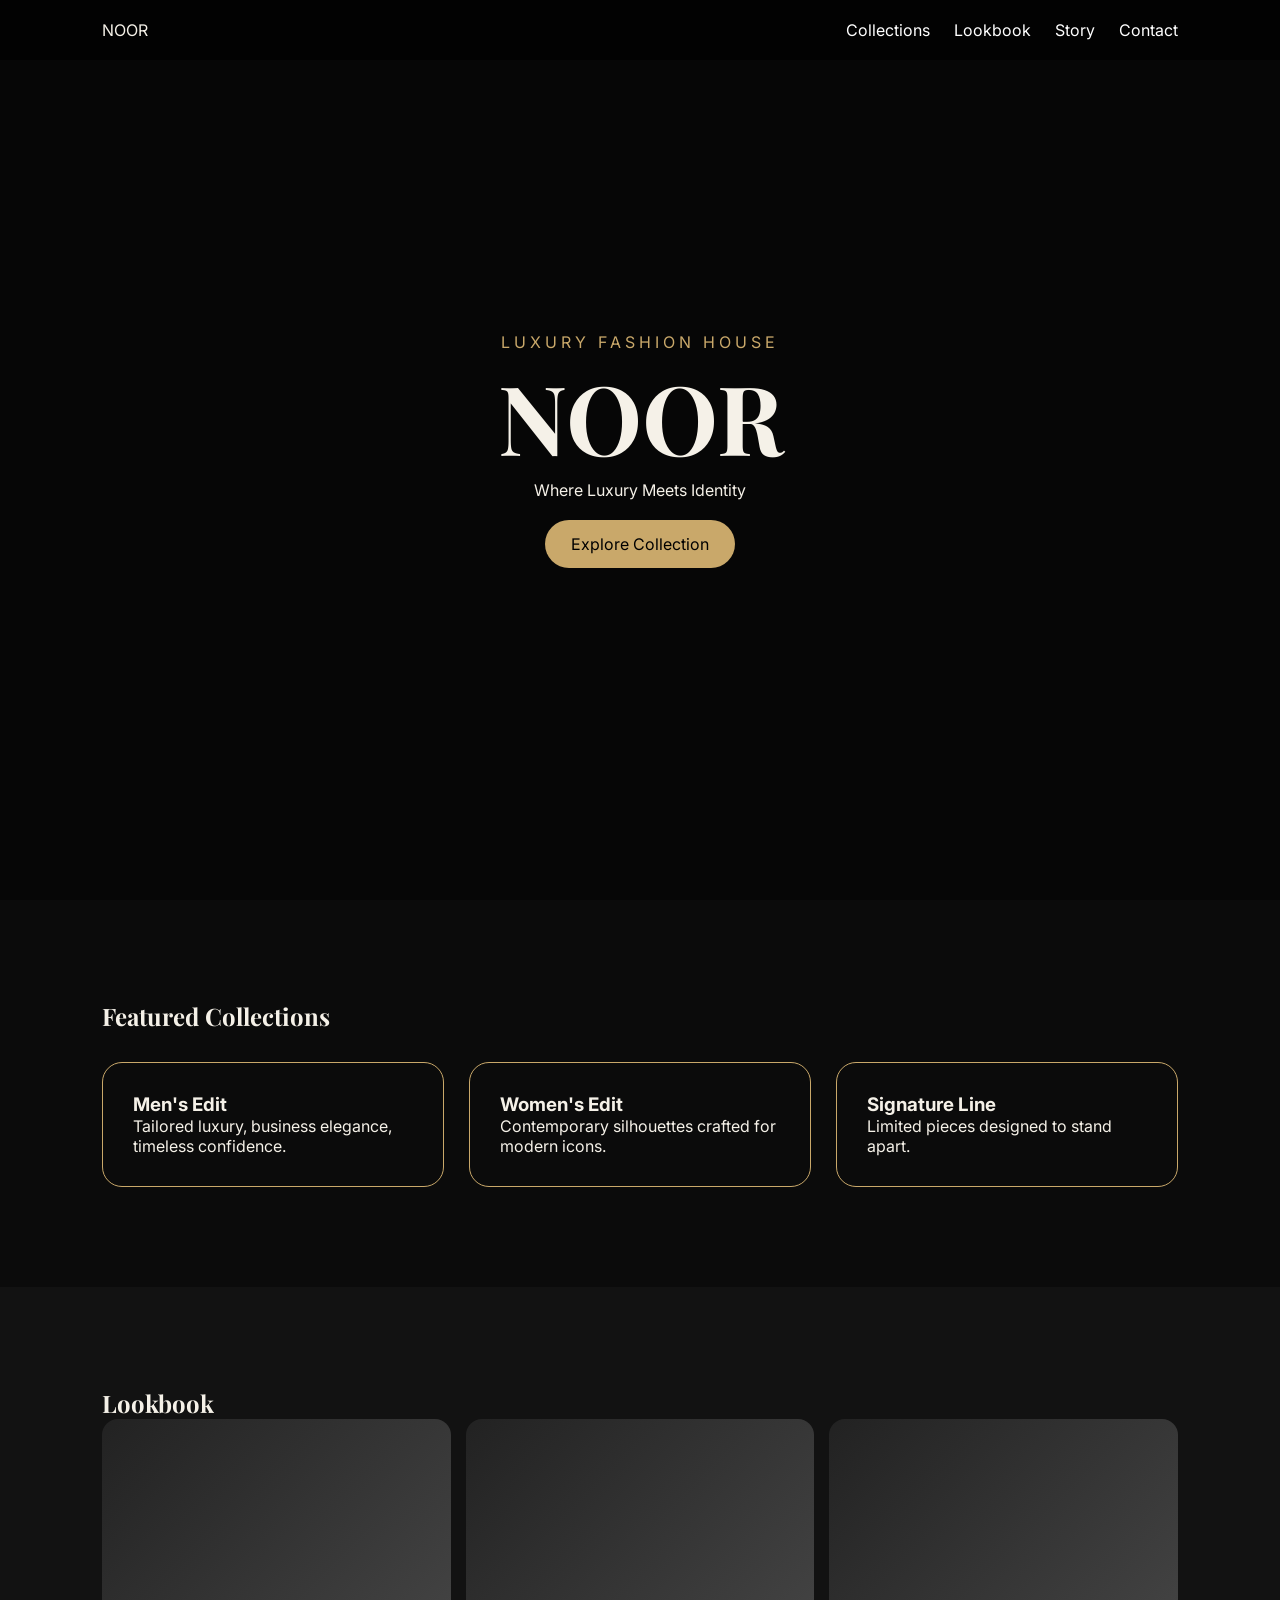
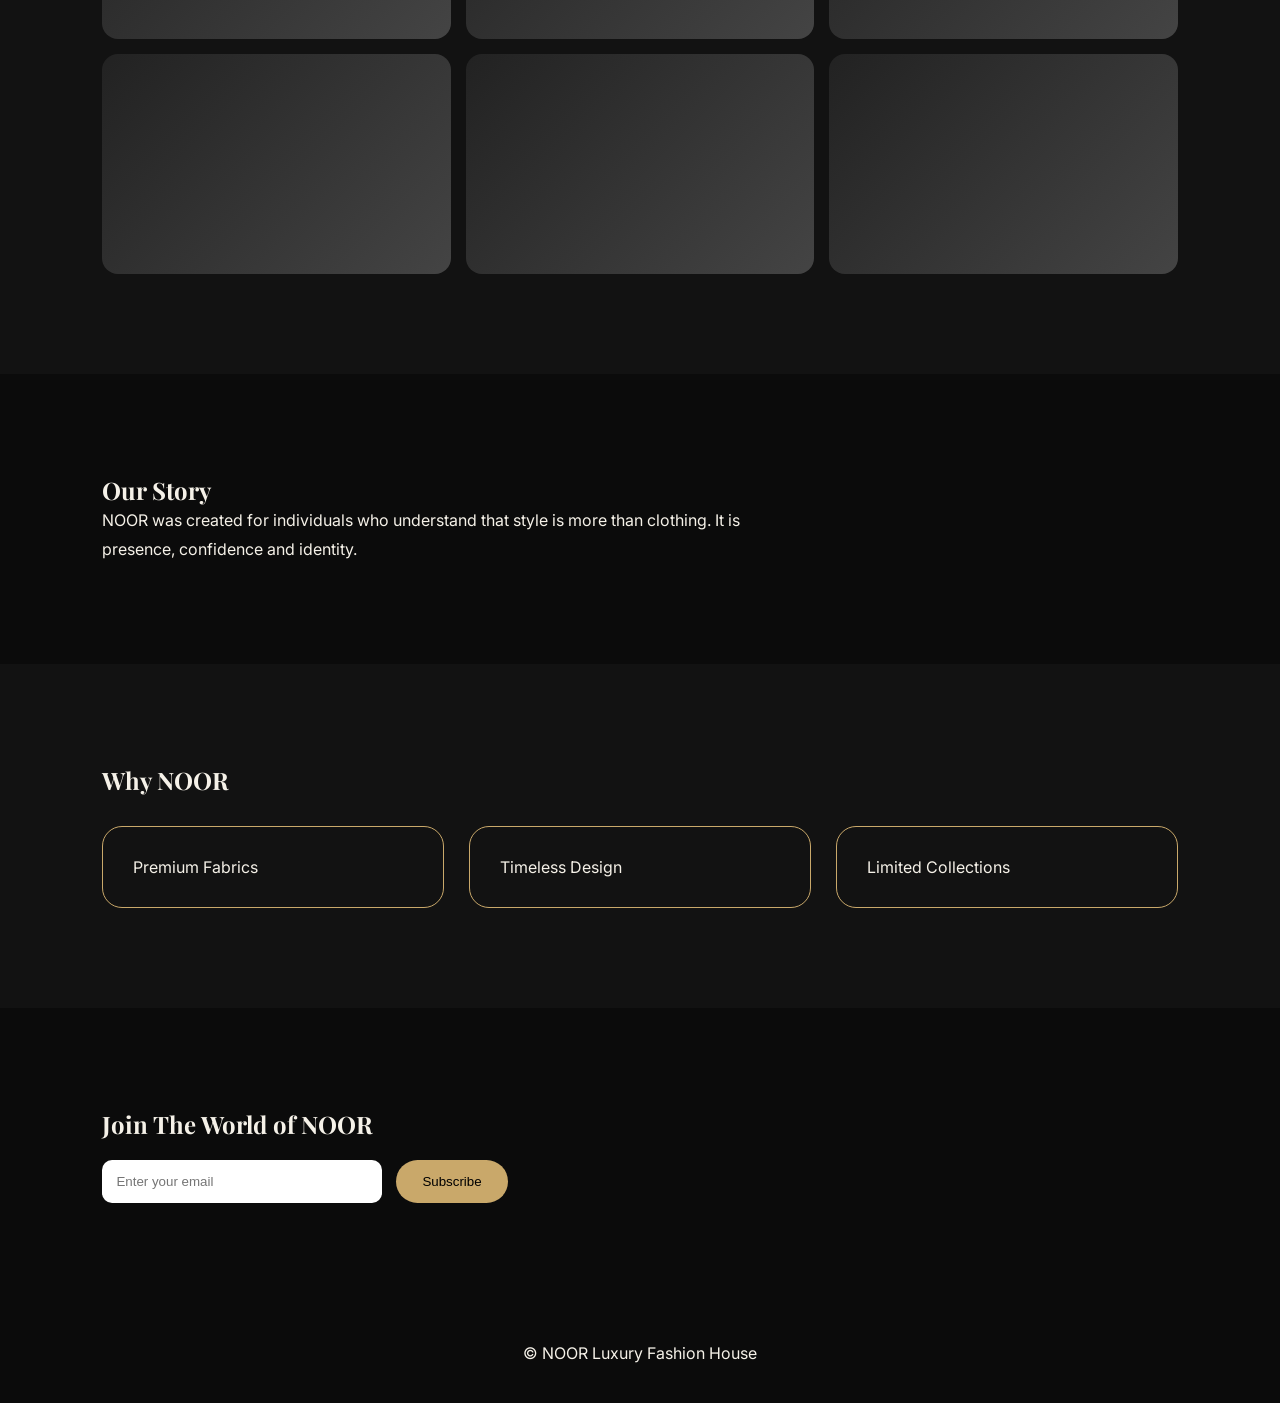
<file: index.html>
<!DOCTYPE html>
<html lang="en">
<head>
<meta charset="UTF-8">
<meta name="viewport" content="width=device-width, initial-scale=1.0">
<title>NOOR | Luxury Fashion House</title>
<link href="https://fonts.googleapis.com/css2?family=Playfair+Display:wght@500;700&family=Inter:wght@300;400;600&display=swap" rel="stylesheet">
<link rel="stylesheet" href="style.css">
</head>
<body>
<nav class="nav">
<div class="logo">NOOR</div>
<div class="links">
<a href="#collections">Collections</a>
<a href="#lookbook">Lookbook</a>
<a href="#story">Story</a>
<a href="#contact">Contact</a>
</div>
</nav>

<header class="hero">
<div class="overlay">
<p class="tag">LUXURY FASHION HOUSE</p>
<h1>NOOR</h1>
<p>Where Luxury Meets Identity</p>
<a class="btn" href="#collections">Explore Collection</a>
</div>
</header>

<section id="collections" class="section">
<h2>Featured Collections</h2>
<div class="grid">
<div class="card"><h3>Men's Edit</h3><p>Tailored luxury, business elegance, timeless confidence.</p></div>
<div class="card"><h3>Women's Edit</h3><p>Contemporary silhouettes crafted for modern icons.</p></div>
<div class="card"><h3>Signature Line</h3><p>Limited pieces designed to stand apart.</p></div>
</div>
</section>

<section id="lookbook" class="section dark">
<h2>Lookbook</h2>
<div class="gallery">
<div></div><div></div><div></div><div></div><div></div><div></div>
</div>
</section>

<section id="story" class="section">
<h2>Our Story</h2>
<p class="story">NOOR was created for individuals who understand that style is more than clothing. It is presence, confidence and identity.</p>
</section>

<section class="section dark">
<h2>Why NOOR</h2>
<div class="grid">
<div class="card">Premium Fabrics</div>
<div class="card">Timeless Design</div>
<div class="card">Limited Collections</div>
</div>
</section>

<section id="contact" class="section">
<h2>Join The World of NOOR</h2>
<input placeholder="Enter your email">
<button class="btn">Subscribe</button>
</section>

<footer>© NOOR Luxury Fashion House</footer>
<script src="script.js"></script>
</body>
</html>
</file>
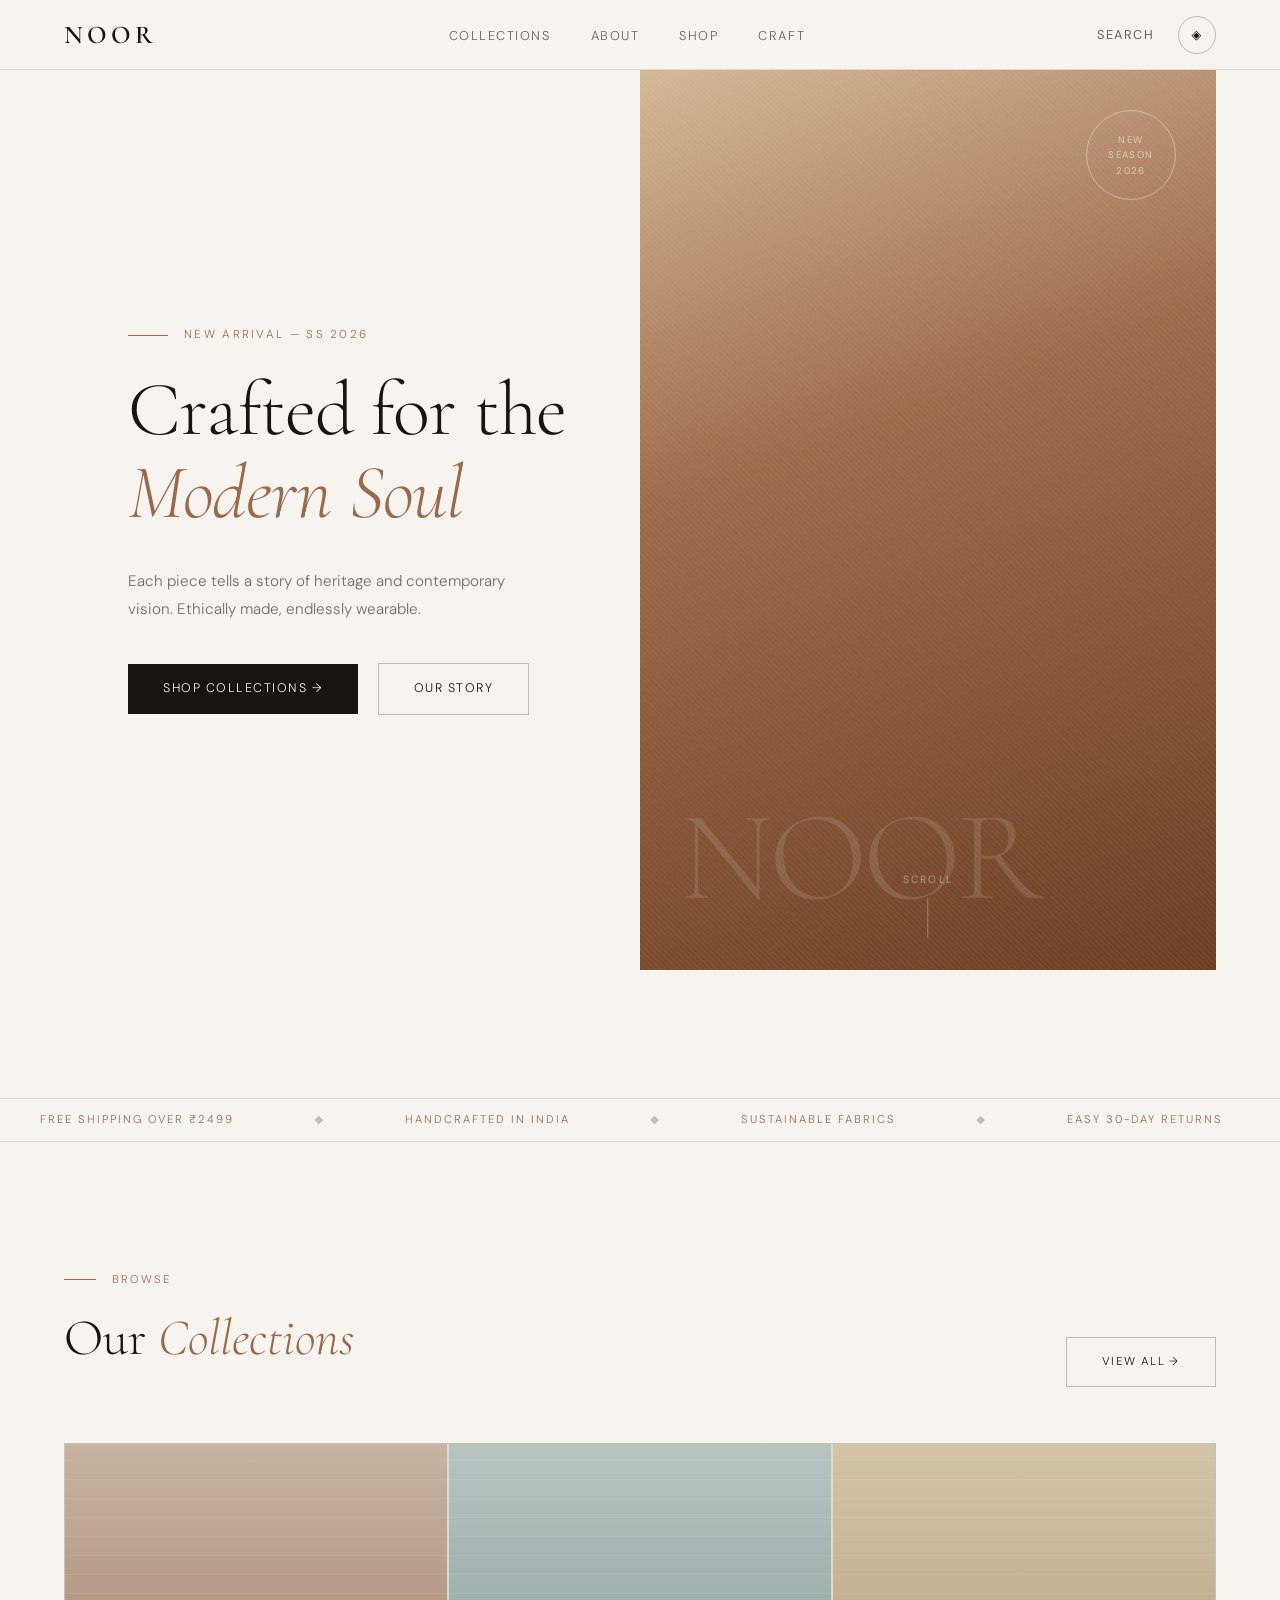
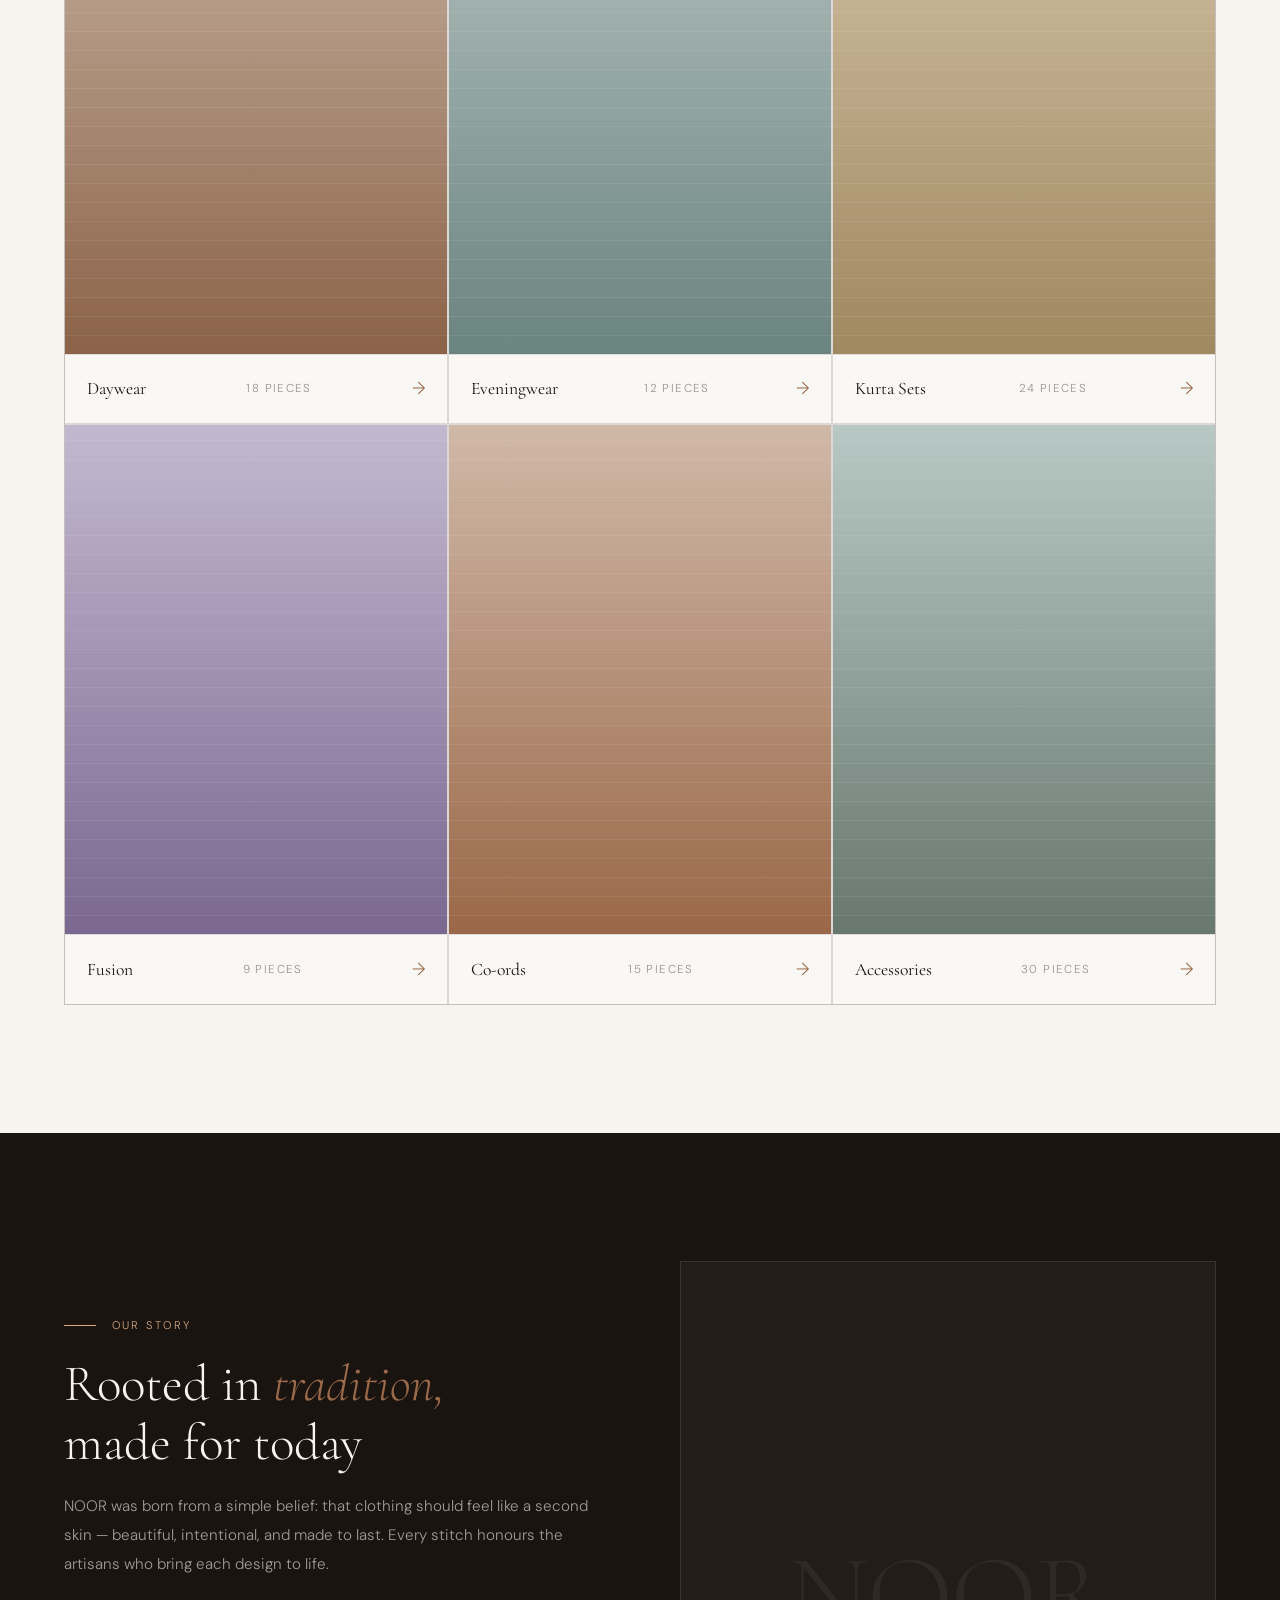
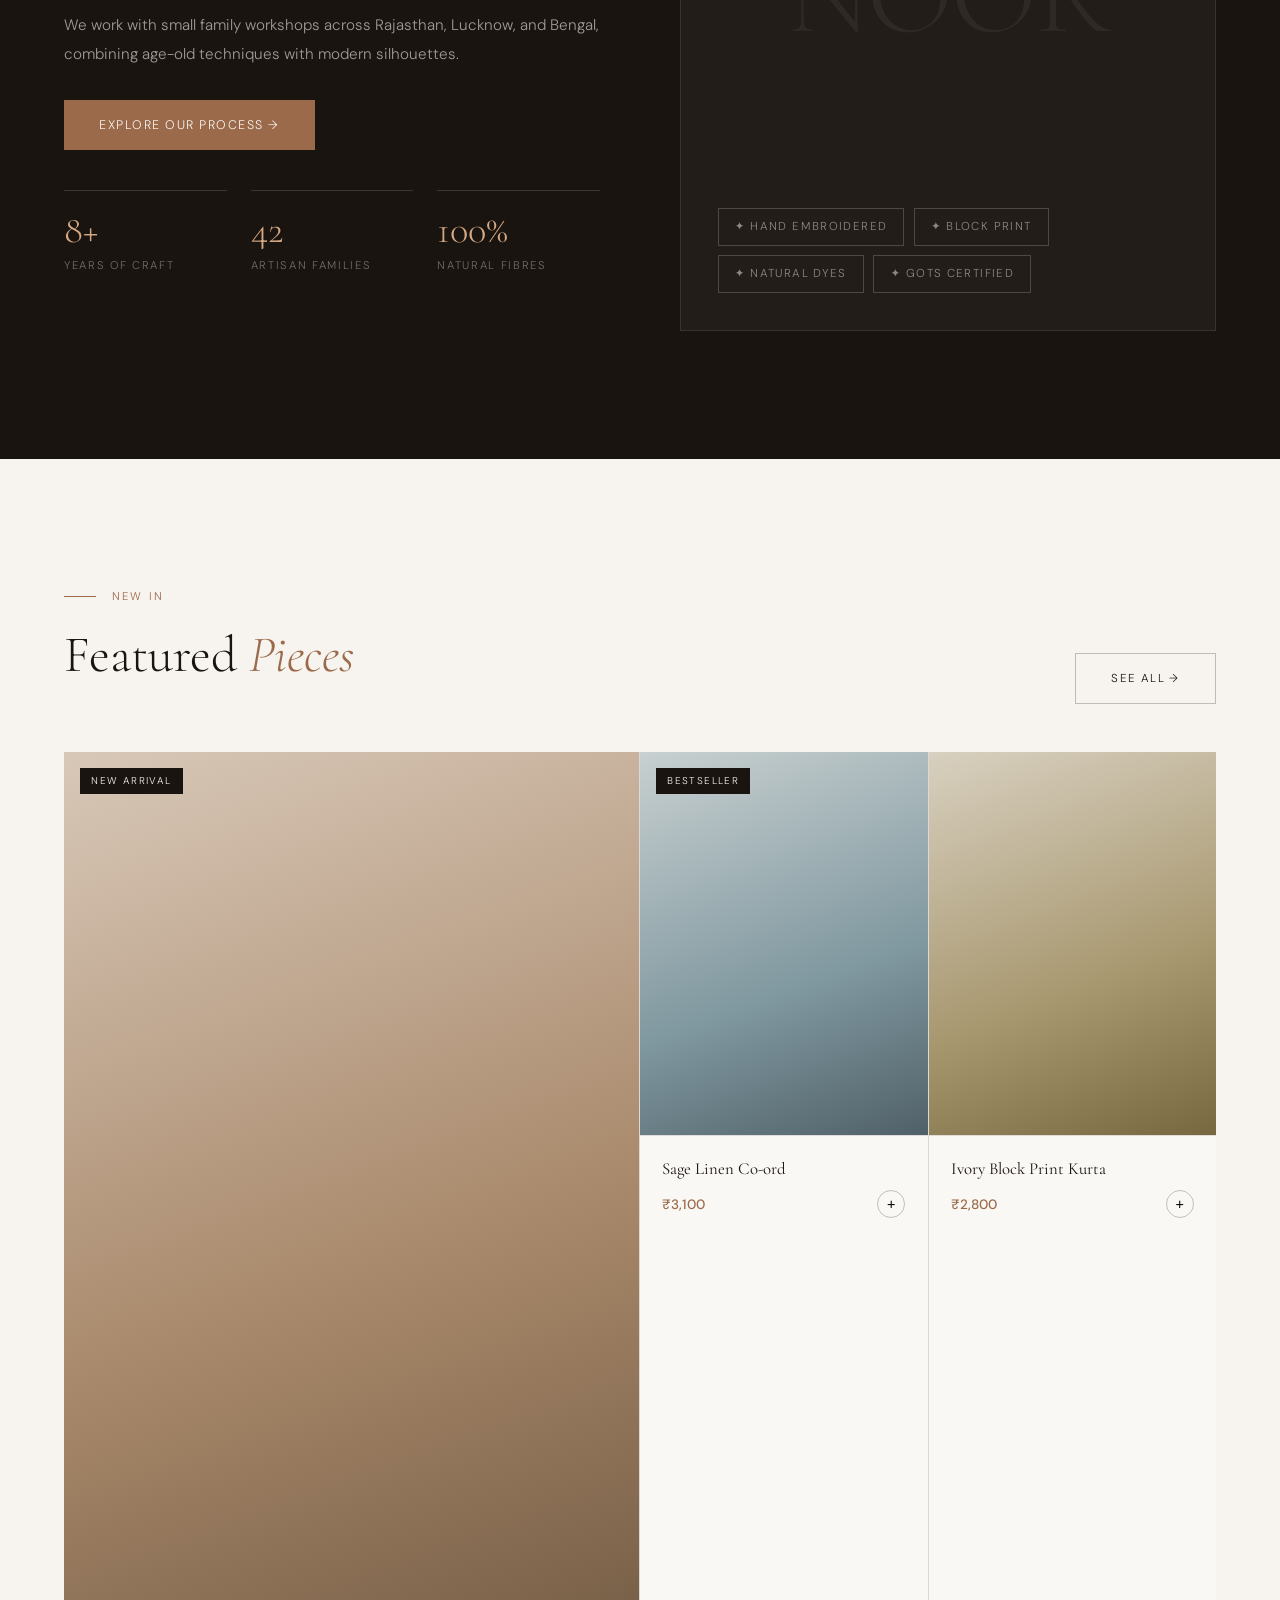
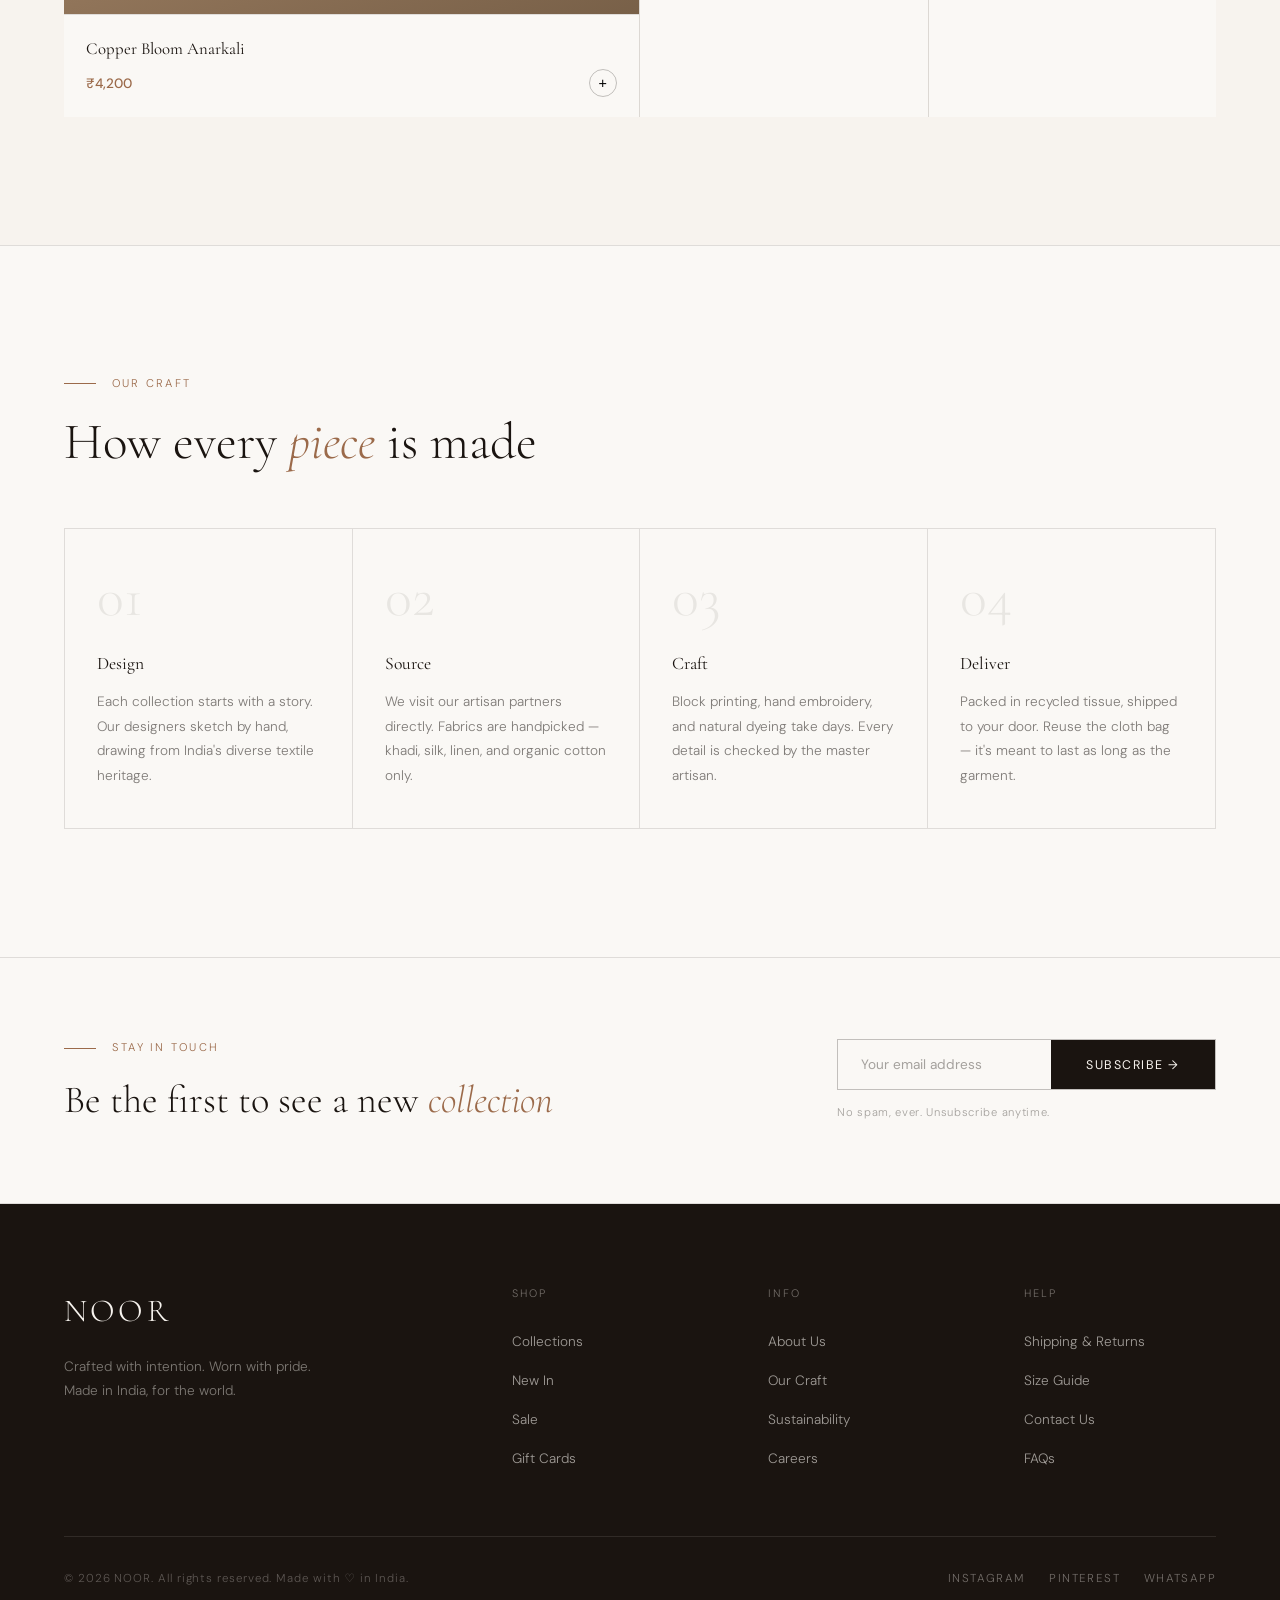
<file: clothing_brand_website.html>
<!DOCTYPE html>
<html lang="en">
<head>
<meta charset="UTF-8" />
<meta name="viewport" content="width=device-width, initial-scale=1.0" />
<title>NOOR — Clothing Brand</title>
<link rel="preconnect" href="https://fonts.googleapis.com" />
<link rel="preconnect" href="https://fonts.gstatic.com" crossorigin />
<link href="https://fonts.googleapis.com/css2?family=Cormorant+Garamond:ital,wght@0,300;0,400;0,600;1,300;1,400&family=DM+Sans:wght@300;400;500&display=swap" rel="stylesheet" />
<style>
  *, *::before, *::after { margin: 0; padding: 0; box-sizing: border-box; }

  :root {
    --cream: #F7F3EE;
    --ink: #1A1410;
    --dust: #B8A898;
    --copper: #9B6A4A;
    --copper-light: #D4A882;
    --copper-dark: #6B3E22;
    --off-white: #FAF8F5;
    --border: rgba(26,20,16,0.12);
    --border-strong: rgba(26,20,16,0.25);
    --section-gap: clamp(5rem, 10vw, 9rem);
    --font-display: 'Cormorant Garamond', Georgia, serif;
    --font-body: 'DM Sans', system-ui, sans-serif;
  }

  html { scroll-behavior: smooth; font-size: 16px; }
  body { background: var(--cream); color: var(--ink); font-family: var(--font-body); font-weight: 300; line-height: 1.7; overflow-x: hidden; }

  /* NAV */
  nav {
    position: fixed; top: 0; left: 0; right: 0; z-index: 100;
    display: flex; align-items: center; justify-content: space-between;
    padding: 0 clamp(1.5rem, 5vw, 4rem);
    height: 70px;
    background: rgba(247,243,238,0.92);
    backdrop-filter: blur(12px);
    border-bottom: 0.5px solid var(--border);
    transition: background 0.3s;
  }
  .nav-logo {
    font-family: var(--font-display);
    font-size: 1.6rem;
    font-weight: 600;
    letter-spacing: 0.15em;
    color: var(--ink);
    text-decoration: none;
  }
  .nav-links { display: flex; gap: 2.5rem; list-style: none; }
  .nav-links a {
    font-size: 0.8rem;
    letter-spacing: 0.12em;
    text-transform: uppercase;
    color: var(--ink);
    text-decoration: none;
    opacity: 0.65;
    transition: opacity 0.2s;
  }
  .nav-links a:hover { opacity: 1; }
  .nav-actions { display: flex; gap: 1.5rem; align-items: center; }
  .nav-actions button {
    background: none; border: none; cursor: pointer;
    font-size: 0.8rem; letter-spacing: 0.1em; text-transform: uppercase;
    color: var(--ink); opacity: 0.65; transition: opacity 0.2s; font-family: var(--font-body);
  }
  .nav-actions button:hover { opacity: 1; }
  .btn-cart {
    width: 38px; height: 38px; border-radius: 50%;
    border: 0.5px solid var(--border-strong) !important;
    display: flex; align-items: center; justify-content: center;
    opacity: 1 !important;
    transition: background 0.2s !important;
  }
  .btn-cart:hover { background: rgba(26,20,16,0.06) !important; }
  .hamburger { display: none; flex-direction: column; gap: 5px; cursor: pointer; background: none; border: none; }
  .hamburger span { width: 22px; height: 1px; background: var(--ink); transition: all 0.3s; }

  /* HERO */
  .hero {
    min-height: 100dvh; padding-top: 70px;
    display: grid; grid-template-columns: 1fr 1fr;
    align-items: center;
  }
  .hero-text {
    padding: clamp(3rem, 8vw, 7rem) clamp(1.5rem, 5vw, 5rem);
    padding-right: 3rem;
  }
  .hero-eyebrow {
    font-size: 0.72rem; letter-spacing: 0.2em; text-transform: uppercase;
    color: var(--copper); margin-bottom: 1.5rem; display: flex; align-items: center; gap: 1rem;
  }
  .hero-eyebrow::before { content: ''; display: block; width: 2.5rem; height: 0.5px; background: var(--copper); }
  .hero-title {
    font-family: var(--font-display);
    font-size: clamp(3.2rem, 6vw, 5.5rem);
    font-weight: 300;
    line-height: 1.08;
    letter-spacing: -0.01em;
    margin-bottom: 2rem;
    color: var(--ink);
  }
  .hero-title em { font-style: italic; color: var(--copper); }
  .hero-desc {
    font-size: 0.95rem;
    color: rgba(26,20,16,0.6);
    max-width: 38ch;
    margin-bottom: 2.5rem;
    line-height: 1.85;
  }
  .hero-cta-row { display: flex; gap: 1.2rem; align-items: center; flex-wrap: wrap; }
  .btn-primary {
    background: var(--ink); color: var(--cream);
    border: none; cursor: pointer;
    padding: 0.9rem 2.2rem;
    font-family: var(--font-body); font-size: 0.78rem;
    letter-spacing: 0.12em; text-transform: uppercase;
    transition: background 0.25s, transform 0.15s;
    text-decoration: none; display: inline-flex; align-items: center; gap: 0.6rem;
  }
  .btn-primary:hover { background: var(--copper-dark); transform: translateY(-1px); }
  .btn-ghost {
    background: none; color: var(--ink);
    border: 0.5px solid var(--border-strong); cursor: pointer;
    padding: 0.9rem 2.2rem;
    font-family: var(--font-body); font-size: 0.78rem;
    letter-spacing: 0.12em; text-transform: uppercase;
    transition: background 0.2s; text-decoration: none;
    display: inline-flex; align-items: center;
  }
  .btn-ghost:hover { background: rgba(26,20,16,0.05); }
  .hero-image {
    height: 100dvh; position: relative; overflow: hidden;
    background: var(--copper-light);
  }
  .hero-image-bg {
    position: absolute; inset: 0;
    background: linear-gradient(160deg, #D4B896 0%, #9B6A4A 40%, #6B3E22 100%);
  }
  .hero-image-overlay {
    position: absolute; inset: 0;
    background: repeating-linear-gradient(
      45deg,
      transparent,
      transparent 2px,
      rgba(255,255,255,0.03) 2px,
      rgba(255,255,255,0.03) 4px
    );
  }
  .hero-image-text {
    position: absolute; bottom: 3rem; left: 2.5rem;
    font-family: var(--font-display); font-size: 8rem; font-weight: 300;
    color: rgba(247,243,238,0.12); line-height: 1; letter-spacing: -0.03em;
    user-select: none;
  }
  .hero-badge {
    position: absolute; top: 2.5rem; right: 2.5rem;
    width: 90px; height: 90px; border-radius: 50%;
    border: 0.5px solid rgba(247,243,238,0.4);
    display: flex; align-items: center; justify-content: center;
    text-align: center;
  }
  .hero-badge span {
    font-size: 0.6rem; letter-spacing: 0.15em; text-transform: uppercase;
    color: rgba(247,243,238,0.7); line-height: 1.6;
  }
  .hero-scroll {
    position: absolute; bottom: 2rem; left: 50%; transform: translateX(-50%);
    display: flex; flex-direction: column; align-items: center; gap: 0.6rem;
  }
  .hero-scroll span { font-size: 0.65rem; letter-spacing: 0.2em; text-transform: uppercase; color: rgba(247,243,238,0.5); }
  .scroll-line { width: 0.5px; height: 2.5rem; background: rgba(247,243,238,0.3); animation: scrollPulse 2s ease-in-out infinite; }
  @keyframes scrollPulse { 0%,100% { opacity: 0.3; transform: scaleY(1); } 50% { opacity: 0.8; transform: scaleY(0.7); } }

  /* TICKER */
  .ticker { border-top: 0.5px solid var(--border); border-bottom: 0.5px solid var(--border); overflow: hidden; height: 44px; display: flex; align-items: center; }
  .ticker-track { display: flex; gap: 0; animation: tickerScroll 28s linear infinite; white-space: nowrap; }
  .ticker-item { font-size: 0.7rem; letter-spacing: 0.18em; text-transform: uppercase; color: var(--copper); padding: 0 2.5rem; }
  .ticker-dot { color: var(--border-strong); }
  @keyframes tickerScroll { 0% { transform: translateX(0); } 100% { transform: translateX(-50%); } }

  /* SECTION COMMON */
  section { padding: var(--section-gap) clamp(1.5rem, 5vw, 5rem); }
  .section-label {
    font-size: 0.7rem; letter-spacing: 0.2em; text-transform: uppercase;
    color: var(--copper); margin-bottom: 1.25rem; display: flex; align-items: center; gap: 1rem;
  }
  .section-label::before { content: ''; display: block; width: 2rem; height: 0.5px; background: var(--copper); }
  .section-title {
    font-family: var(--font-display);
    font-size: clamp(2.2rem, 4vw, 3.6rem);
    font-weight: 300; line-height: 1.15;
    margin-bottom: 1.2rem;
  }
  .section-title em { font-style: italic; color: var(--copper); }

  /* COLLECTIONS */
  .collections-grid {
    display: grid;
    grid-template-columns: repeat(3, 1fr);
    gap: 1.5px;
    background: var(--border);
    border: 0.5px solid var(--border);
    margin-top: 3.5rem;
  }
  .collection-card { background: var(--off-white); cursor: pointer; overflow: hidden; position: relative; }
  .collection-card-inner { padding: 0; position: relative; aspect-ratio: 3/4; overflow: hidden; }
  .card-bg {
    position: absolute; inset: 0;
    transition: transform 0.6s cubic-bezier(0.25, 0.46, 0.45, 0.94);
  }
  .collection-card:hover .card-bg { transform: scale(1.04); }
  .card-bg-1 { background: linear-gradient(180deg, #C8B4A2 0%, #8B6248 100%); }
  .card-bg-2 { background: linear-gradient(180deg, #B8C4C2 0%, #6A8480 100%); }
  .card-bg-3 { background: linear-gradient(180deg, #D4C4A8 0%, #A08860 100%); }
  .card-bg-4 { background: linear-gradient(180deg, #C4B8D0 0%, #7A6890 100%); }
  .card-bg-5 { background: linear-gradient(180deg, #D0B8A8 0%, #9A6848 100%); }
  .card-bg-6 { background: linear-gradient(180deg, #B8C8C4 0%, #687870 100%); }
  .card-pattern {
    position: absolute; inset: 0; opacity: 0.15;
    background: repeating-linear-gradient(0deg, transparent, transparent 18px, rgba(255,255,255,0.5) 18px, rgba(255,255,255,0.5) 19px);
  }
  .collection-card-info {
    padding: 1.2rem 1.4rem;
    border-top: 0.5px solid var(--border);
    display: flex; align-items: center; justify-content: space-between;
  }
  .card-name { font-family: var(--font-display); font-size: 1.1rem; font-weight: 400; }
  .card-count { font-size: 0.72rem; letter-spacing: 0.12em; color: rgba(26,20,16,0.45); text-transform: uppercase; }
  .card-arrow { font-size: 1.1rem; color: var(--copper); transition: transform 0.2s; }
  .collection-card:hover .card-arrow { transform: translateX(3px); }

  /* ABOUT STRIP */
  .about-strip {
    background: var(--ink); color: var(--cream);
    padding: var(--section-gap) clamp(1.5rem, 5vw, 5rem);
    display: grid; grid-template-columns: 1fr 1fr; gap: 5rem; align-items: center;
  }
  .about-strip .section-label { color: var(--copper-light); }
  .about-strip .section-label::before { background: var(--copper-light); }
  .about-strip .section-title { color: var(--cream); }
  .about-desc { font-size: 0.95rem; color: rgba(247,243,238,0.6); line-height: 1.9; margin-bottom: 2rem; }
  .about-stats { display: grid; grid-template-columns: repeat(3, 1fr); gap: 1.5rem; margin-top: 2.5rem; }
  .stat-item { border-top: 0.5px solid rgba(247,243,238,0.15); padding-top: 1.25rem; }
  .stat-num { font-family: var(--font-display); font-size: 2.4rem; font-weight: 300; color: var(--copper-light); line-height: 1; }
  .stat-label { font-size: 0.7rem; letter-spacing: 0.15em; text-transform: uppercase; color: rgba(247,243,238,0.4); margin-top: 0.4rem; }
  .about-visual { position: relative; aspect-ratio: 4/5; background: rgba(247,243,238,0.04); border: 0.5px solid rgba(247,243,238,0.1); }
  .about-visual-text {
    position: absolute; inset: 0; display: flex; align-items: center; justify-content: center;
    font-family: var(--font-display); font-size: 7rem; font-weight: 300; letter-spacing: -0.02em;
    color: rgba(247,243,238,0.06); user-select: none;
  }
  .about-craft { position: absolute; bottom: 2rem; left: 2rem; right: 2rem; }
  .craft-tag {
    display: inline-flex; align-items: center; gap: 0.5rem;
    border: 0.5px solid rgba(247,243,238,0.2); padding: 0.5rem 1rem;
    font-size: 0.72rem; letter-spacing: 0.12em; text-transform: uppercase; color: rgba(247,243,238,0.5);
    margin: 0.3rem;
  }

  /* FEATURED */
  .featured-header {
    display: flex; align-items: flex-end; justify-content: space-between;
    margin-bottom: 3rem; flex-wrap: wrap; gap: 1.5rem;
  }
  .featured-grid { display: grid; grid-template-columns: 2fr 1fr 1fr; gap: 1px; background: var(--border); }
  .product-card { background: var(--off-white); overflow: hidden; cursor: pointer; }
  .product-img { aspect-ratio: 3/4; position: relative; overflow: hidden; }
  .product-card.large .product-img { aspect-ratio: 2/3; }
  .product-img-bg { position: absolute; inset: 0; transition: transform 0.5s cubic-bezier(0.25,0.46,0.45,0.94); }
  .product-card:hover .product-img-bg { transform: scale(1.05); }
  .p-bg-1 { background: linear-gradient(160deg, #D8C8B8 0%, #A8886A 60%, #786048 100%); }
  .p-bg-2 { background: linear-gradient(160deg, #C8D0D0 0%, #8098A0 60%, #506068 100%); }
  .p-bg-3 { background: linear-gradient(160deg, #D8D0C0 0%, #A89870 60%, #786840 100%); }
  .product-tag {
    position: absolute; top: 1rem; left: 1rem;
    background: var(--ink); color: var(--cream);
    font-size: 0.62rem; letter-spacing: 0.14em; text-transform: uppercase;
    padding: 0.3rem 0.7rem;
  }
  .product-info { padding: 1.2rem 1.4rem; border-top: 0.5px solid var(--border); }
  .product-name { font-family: var(--font-display); font-size: 1.05rem; font-weight: 400; margin-bottom: 0.4rem; }
  .product-meta { display: flex; justify-content: space-between; align-items: center; }
  .product-price { font-size: 0.85rem; color: var(--copper); font-weight: 500; }
  .product-action {
    width: 28px; height: 28px; border-radius: 50%;
    border: 0.5px solid var(--border-strong);
    background: none; cursor: pointer; display: flex; align-items: center; justify-content: center;
    font-size: 0.9rem; transition: background 0.2s, border-color 0.2s;
  }
  .product-action:hover { background: var(--ink); color: var(--cream); border-color: var(--ink); }

  /* PROCESS */
  .process-list {
    display: grid; grid-template-columns: repeat(4, 1fr);
    border: 0.5px solid var(--border);
    margin-top: 3.5rem;
  }
  .process-item {
    padding: 2.5rem 2rem; border-right: 0.5px solid var(--border);
  }
  .process-item:last-child { border-right: none; }
  .process-num { font-family: var(--font-display); font-size: 3.5rem; font-weight: 300; color: rgba(26,20,16,0.08); line-height: 1; margin-bottom: 1.5rem; }
  .process-title { font-family: var(--font-display); font-size: 1.1rem; font-weight: 400; margin-bottom: 0.75rem; }
  .process-desc { font-size: 0.85rem; color: rgba(26,20,16,0.55); line-height: 1.8; }

  /* NEWSLETTER */
  .newsletter {
    background: var(--off-white);
    border-top: 0.5px solid var(--border);
    border-bottom: 0.5px solid var(--border);
    padding: 5rem clamp(1.5rem, 5vw, 5rem);
    display: flex; align-items: center; justify-content: space-between; gap: 3rem; flex-wrap: wrap;
  }
  .newsletter-title { font-family: var(--font-display); font-size: clamp(1.8rem, 3vw, 2.6rem); font-weight: 300; line-height: 1.2; max-width: 30ch; }
  .newsletter-title em { font-style: italic; color: var(--copper); }
  .newsletter-form { display: flex; gap: 0; border: 0.5px solid var(--border-strong); min-width: min(420px, 100%); }
  .newsletter-form input {
    flex: 1; background: none; border: none; outline: none;
    padding: 1rem 1.4rem; font-family: var(--font-body); font-size: 0.85rem; color: var(--ink);
  }
  .newsletter-form input::placeholder { color: rgba(26,20,16,0.38); }
  .newsletter-form button { flex-shrink: 0; }

  /* FOOTER */
  footer { background: var(--ink); color: var(--cream); padding: 5rem clamp(1.5rem, 5vw, 5rem) 2.5rem; }
  .footer-grid { display: grid; grid-template-columns: 2fr 1fr 1fr 1fr; gap: 4rem; margin-bottom: 4rem; }
  .footer-brand { font-family: var(--font-display); font-size: 2rem; font-weight: 300; letter-spacing: 0.1em; margin-bottom: 1rem; }
  .footer-tagline { font-size: 0.85rem; color: rgba(247,243,238,0.45); line-height: 1.8; max-width: 30ch; }
  .footer-heading { font-size: 0.68rem; letter-spacing: 0.18em; text-transform: uppercase; color: rgba(247,243,238,0.4); margin-bottom: 1.5rem; }
  .footer-links { list-style: none; display: flex; flex-direction: column; gap: 0.75rem; }
  .footer-links a { font-size: 0.85rem; color: rgba(247,243,238,0.6); text-decoration: none; transition: color 0.2s; }
  .footer-links a:hover { color: var(--copper-light); }
  .footer-bottom { border-top: 0.5px solid rgba(247,243,238,0.1); padding-top: 2rem; display: flex; justify-content: space-between; align-items: center; flex-wrap: wrap; gap: 1rem; }
  .footer-copy { font-size: 0.72rem; color: rgba(247,243,238,0.3); letter-spacing: 0.08em; }
  .footer-socials { display: flex; gap: 1.5rem; }
  .footer-socials a { font-size: 0.72rem; letter-spacing: 0.12em; text-transform: uppercase; color: rgba(247,243,238,0.4); text-decoration: none; transition: color 0.2s; }
  .footer-socials a:hover { color: var(--copper-light); }

  /* MOBILE NAV OVERLAY */
  .mobile-nav {
    display: none; position: fixed; inset: 0; z-index: 200;
    background: var(--cream); flex-direction: column;
    padding: 5rem 2rem 3rem;
    gap: 0;
  }
  .mobile-nav.open { display: flex; }
  .mobile-nav a { font-family: var(--font-display); font-size: 2.2rem; font-weight: 300; color: var(--ink); text-decoration: none; padding: 0.8rem 0; border-bottom: 0.5px solid var(--border); }
  .mobile-nav-close { position: absolute; top: 1.2rem; right: 1.5rem; background: none; border: none; font-size: 1.8rem; cursor: pointer; color: var(--ink); }

  /* CART DRAWER */
  .cart-overlay { display: none; position: fixed; inset: 0; z-index: 300; background: rgba(26,20,16,0.5); }
  .cart-overlay.open { display: block; }
  .cart-drawer {
    position: fixed; top: 0; right: 0; bottom: 0; width: min(420px, 100vw);
    background: var(--cream); z-index: 301; display: flex; flex-direction: column;
    transform: translateX(100%); transition: transform 0.35s cubic-bezier(0.25,0.46,0.45,0.94);
    border-left: 0.5px solid var(--border);
  }
  .cart-drawer.open { transform: translateX(0); }
  .cart-header { padding: 1.5rem 1.8rem; border-bottom: 0.5px solid var(--border); display: flex; justify-content: space-between; align-items: center; }
  .cart-title { font-family: var(--font-display); font-size: 1.3rem; font-weight: 400; }
  .cart-close { background: none; border: none; font-size: 1.4rem; cursor: pointer; color: var(--ink); line-height: 1; }
  .cart-body { flex: 1; overflow-y: auto; padding: 1.5rem 1.8rem; }
  .cart-empty { text-align: center; padding: 4rem 0; color: rgba(26,20,16,0.4); font-size: 0.9rem; }
  .cart-empty span { font-family: var(--font-display); font-size: 3rem; display: block; margin-bottom: 1rem; opacity: 0.2; }
  .cart-footer { padding: 1.5rem 1.8rem; border-top: 0.5px solid var(--border); }
  .cart-subtotal { display: flex; justify-content: space-between; margin-bottom: 1.2rem; font-size: 0.85rem; }
  .cart-subtotal span:last-child { font-weight: 500; }

  /* TOAST */
  .toast {
    position: fixed; bottom: 2rem; left: 50%; transform: translateX(-50%) translateY(2rem);
    background: var(--ink); color: var(--cream); padding: 0.75rem 1.8rem;
    font-size: 0.8rem; letter-spacing: 0.1em; z-index: 500;
    opacity: 0; transition: opacity 0.3s, transform 0.3s;
    pointer-events: none;
  }
  .toast.show { opacity: 1; transform: translateX(-50%) translateY(0); }

  /* RESPONSIVE */
  @media (max-width: 900px) {
    .hero { grid-template-columns: 1fr; }
    .hero-image { height: 55vw; min-height: 280px; }
    .collections-grid { grid-template-columns: repeat(2, 1fr); }
    .featured-grid { grid-template-columns: 1fr 1fr; }
    .product-card.large { grid-column: 1 / -1; }
    .product-card.large .product-img { aspect-ratio: 16/9; }
    .about-strip { grid-template-columns: 1fr; gap: 2.5rem; }
    .about-visual { display: none; }
    .process-list { grid-template-columns: repeat(2, 1fr); }
    .process-item:nth-child(2) { border-right: none; }
    .process-item:nth-child(3) { border-top: 0.5px solid var(--border); }
    .footer-grid { grid-template-columns: 1fr 1fr; gap: 2.5rem; }
    .nav-links { display: none; }
    .hamburger { display: flex; }
  }
  @media (max-width: 580px) {
    .collections-grid { grid-template-columns: 1fr; }
    .featured-grid { grid-template-columns: 1fr; }
    .product-card.large .product-img { aspect-ratio: 4/5; }
    .process-list { grid-template-columns: 1fr; }
    .process-item { border-right: none; border-bottom: 0.5px solid var(--border); }
    .process-item:last-child { border-bottom: none; }
    .footer-grid { grid-template-columns: 1fr; }
    .about-stats { grid-template-columns: repeat(3, 1fr); }
    .newsletter { flex-direction: column; }
    .newsletter-form { width: 100%; min-width: unset; }
  }

  @media (prefers-reduced-motion: reduce) {
    *, *::before, *::after { animation-duration: 0.01ms !important; transition-duration: 0.01ms !important; }
  }
</style>
</head>
<body>

<!-- MOBILE NAV -->
<div class="mobile-nav" id="mobileNav" role="dialog" aria-modal="true" aria-label="Mobile navigation">
  <button class="mobile-nav-close" onclick="closeMobileNav()" aria-label="Close menu">✕</button>
  <a href="#collections" onclick="closeMobileNav()">Collections</a>
  <a href="#about" onclick="closeMobileNav()">About</a>
  <a href="#featured" onclick="closeMobileNav()">Shop</a>
  <a href="#process" onclick="closeMobileNav()">Craft</a>
  <a href="#newsletter" onclick="closeMobileNav()">Contact</a>
</div>

<!-- CART OVERLAY & DRAWER -->
<div class="cart-overlay" id="cartOverlay" onclick="closeCart()"></div>
<div class="cart-drawer" id="cartDrawer" role="dialog" aria-modal="true" aria-label="Shopping cart">
  <div class="cart-header">
    <span class="cart-title">Your Bag</span>
    <button class="cart-close" onclick="closeCart()" aria-label="Close cart">✕</button>
  </div>
  <div class="cart-body">
    <div class="cart-empty">
      <span>◈</span>
      Your bag is empty.<br>Discover our collections.
    </div>
  </div>
  <div class="cart-footer">
    <div class="cart-subtotal"><span>Subtotal</span><span>₹0</span></div>
    <a href="#featured" class="btn-primary" style="width:100%; justify-content:center; display:flex;" onclick="closeCart()">Continue Shopping</a>
  </div>
</div>

<!-- TOAST -->
<div class="toast" id="toast" role="status" aria-live="polite"></div>

<!-- NAV -->
<nav>
  <a href="#" class="nav-logo">NOOR</a>
  <ul class="nav-links" role="list">
    <li><a href="#collections">Collections</a></li>
    <li><a href="#about">About</a></li>
    <li><a href="#featured">Shop</a></li>
    <li><a href="#process">Craft</a></li>
  </ul>
  <div class="nav-actions">
    <button onclick="showToast('Search coming soon')" aria-label="Search">Search</button>
    <button class="btn-cart" onclick="openCart()" aria-label="Open cart">◈</button>
    <button class="hamburger" onclick="openMobileNav()" aria-label="Open menu" aria-expanded="false" id="hamburger">
      <span></span><span></span><span></span>
    </button>
  </div>
</nav>

<!-- HERO -->
<section class="hero" aria-label="Hero">
  <div class="hero-text">
    <div class="hero-eyebrow">New Arrival — SS 2026</div>
    <h1 class="hero-title">Crafted for the<br><em>Modern Soul</em></h1>
    <p class="hero-desc">Each piece tells a story of heritage and contemporary vision. Ethically made, endlessly wearable.</p>
    <div class="hero-cta-row">
      <a href="#collections" class="btn-primary">Shop Collections →</a>
      <a href="#about" class="btn-ghost">Our Story</a>
    </div>
  </div>
  <div class="hero-image" aria-hidden="true">
    <div class="hero-image-bg"></div>
    <div class="hero-image-overlay"></div>
    <div class="hero-image-text">NOOR</div>
    <div class="hero-badge"><span>New<br>Season<br>2026</span></div>
    <div class="hero-scroll">
      <span>Scroll</span>
      <div class="scroll-line"></div>
    </div>
  </div>
</section>

<!-- TICKER -->
<div class="ticker" aria-hidden="true">
  <div class="ticker-track">
    <span class="ticker-item">Free shipping over ₹2499</span><span class="ticker-item ticker-dot">◆</span>
    <span class="ticker-item">Handcrafted in India</span><span class="ticker-item ticker-dot">◆</span>
    <span class="ticker-item">Sustainable fabrics</span><span class="ticker-item ticker-dot">◆</span>
    <span class="ticker-item">Easy 30-day returns</span><span class="ticker-item ticker-dot">◆</span>
    <span class="ticker-item">SS 2026 Now Live</span><span class="ticker-item ticker-dot">◆</span>
    <span class="ticker-item">Free shipping over ₹2499</span><span class="ticker-item ticker-dot">◆</span>
    <span class="ticker-item">Handcrafted in India</span><span class="ticker-item ticker-dot">◆</span>
    <span class="ticker-item">Sustainable fabrics</span><span class="ticker-item ticker-dot">◆</span>
    <span class="ticker-item">Easy 30-day returns</span><span class="ticker-item ticker-dot">◆</span>
    <span class="ticker-item">SS 2026 Now Live</span><span class="ticker-item ticker-dot">◆</span>
  </div>
</div>

<!-- COLLECTIONS -->
<section id="collections">
  <div class="section-label">Browse</div>
  <div style="display:flex; justify-content:space-between; align-items:flex-end; flex-wrap:wrap; gap:1rem;">
    <h2 class="section-title">Our <em>Collections</em></h2>
    <a href="#" class="btn-ghost" style="font-size:0.72rem;">View all →</a>
  </div>
  <div class="collections-grid" role="list">
    <div class="collection-card" role="listitem" tabindex="0" onclick="showToast('Opening Daywear collection…')" onkeydown="if(event.key==='Enter')showToast('Opening Daywear collection…')">
      <div class="collection-card-inner"><div class="card-bg card-bg-1"></div><div class="card-pattern"></div></div>
      <div class="collection-card-info"><span class="card-name">Daywear</span><span class="card-count">18 pieces</span><span class="card-arrow">→</span></div>
    </div>
    <div class="collection-card" role="listitem" tabindex="0" onclick="showToast('Opening Eveningwear collection…')" onkeydown="if(event.key==='Enter')showToast('Opening Eveningwear collection…')">
      <div class="collection-card-inner"><div class="card-bg card-bg-2"></div><div class="card-pattern"></div></div>
      <div class="collection-card-info"><span class="card-name">Eveningwear</span><span class="card-count">12 pieces</span><span class="card-arrow">→</span></div>
    </div>
    <div class="collection-card" role="listitem" tabindex="0" onclick="showToast('Opening Kurta Sets collection…')" onkeydown="if(event.key==='Enter')showToast('Opening Kurta Sets collection…')">
      <div class="collection-card-inner"><div class="card-bg card-bg-3"></div><div class="card-pattern"></div></div>
      <div class="collection-card-info"><span class="card-name">Kurta Sets</span><span class="card-count">24 pieces</span><span class="card-arrow">→</span></div>
    </div>
    <div class="collection-card" role="listitem" tabindex="0" onclick="showToast('Opening Fusion collection…')" onkeydown="if(event.key==='Enter')showToast('Opening Fusion collection…')">
      <div class="collection-card-inner"><div class="card-bg card-bg-4"></div><div class="card-pattern"></div></div>
      <div class="collection-card-info"><span class="card-name">Fusion</span><span class="card-count">9 pieces</span><span class="card-arrow">→</span></div>
    </div>
    <div class="collection-card" role="listitem" tabindex="0" onclick="showToast('Opening Co-ords collection…')" onkeydown="if(event.key==='Enter')showToast('Opening Co-ords collection…')">
      <div class="collection-card-inner"><div class="card-bg card-bg-5"></div><div class="card-pattern"></div></div>
      <div class="collection-card-info"><span class="card-name">Co-ords</span><span class="card-count">15 pieces</span><span class="card-arrow">→</span></div>
    </div>
    <div class="collection-card" role="listitem" tabindex="0" onclick="showToast('Opening Accessories collection…')" onkeydown="if(event.key==='Enter')showToast('Opening Accessories collection…')">
      <div class="collection-card-inner"><div class="card-bg card-bg-6"></div><div class="card-pattern"></div></div>
      <div class="collection-card-info"><span class="card-name">Accessories</span><span class="card-count">30 pieces</span><span class="card-arrow">→</span></div>
    </div>
  </div>
</section>

<!-- ABOUT -->
<section class="about-strip" id="about">
  <div>
    <div class="section-label">Our Story</div>
    <h2 class="section-title">Rooted in <em>tradition,</em><br>made for today</h2>
    <p class="about-desc">NOOR was born from a simple belief: that clothing should feel like a second skin — beautiful, intentional, and made to last. Every stitch honours the artisans who bring each design to life.</p>
    <p class="about-desc">We work with small family workshops across Rajasthan, Lucknow, and Bengal, combining age-old techniques with modern silhouettes.</p>
    <a href="#process" class="btn-primary" style="background:var(--copper); border-color:var(--copper);">Explore Our Process →</a>
    <div class="about-stats">
      <div class="stat-item"><div class="stat-num">8+</div><div class="stat-label">Years of craft</div></div>
      <div class="stat-item"><div class="stat-num">42</div><div class="stat-label">Artisan families</div></div>
      <div class="stat-item"><div class="stat-num">100%</div><div class="stat-label">Natural fibres</div></div>
    </div>
  </div>
  <div class="about-visual" aria-hidden="true">
    <div class="about-visual-text">NOOR</div>
    <div class="about-craft">
      <div><span class="craft-tag">✦ Hand embroidered</span><span class="craft-tag">✦ Block print</span></div>
      <div><span class="craft-tag">✦ Natural dyes</span><span class="craft-tag">✦ GOTS certified</span></div>
    </div>
  </div>
</section>

<!-- FEATURED PRODUCTS -->
<section id="featured">
  <div class="featured-header">
    <div>
      <div class="section-label">New In</div>
      <h2 class="section-title">Featured <em>Pieces</em></h2>
    </div>
    <a href="#" class="btn-ghost" style="font-size:0.72rem;">See all →</a>
  </div>
  <div class="featured-grid" role="list">
    <div class="product-card large" role="listitem">
      <div class="product-img">
        <div class="product-img-bg p-bg-1"></div>
        <span class="product-tag">New Arrival</span>
      </div>
      <div class="product-info">
        <p class="product-name">Copper Bloom Anarkali</p>
        <div class="product-meta">
          <span class="product-price">₹4,200</span>
          <button class="product-action" onclick="addToCart('Copper Bloom Anarkali', '₹4,200')" aria-label="Add Copper Bloom Anarkali to cart">+</button>
        </div>
      </div>
    </div>
    <div class="product-card" role="listitem">
      <div class="product-img">
        <div class="product-img-bg p-bg-2"></div>
        <span class="product-tag">Bestseller</span>
      </div>
      <div class="product-info">
        <p class="product-name">Sage Linen Co-ord</p>
        <div class="product-meta">
          <span class="product-price">₹3,100</span>
          <button class="product-action" onclick="addToCart('Sage Linen Co-ord', '₹3,100')" aria-label="Add Sage Linen Co-ord to cart">+</button>
        </div>
      </div>
    </div>
    <div class="product-card" role="listitem">
      <div class="product-img">
        <div class="product-img-bg p-bg-3"></div>
      </div>
      <div class="product-info">
        <p class="product-name">Ivory Block Print Kurta</p>
        <div class="product-meta">
          <span class="product-price">₹2,800</span>
          <button class="product-action" onclick="addToCart('Ivory Block Print Kurta', '₹2,800')" aria-label="Add Ivory Block Print Kurta to cart">+</button>
        </div>
      </div>
    </div>
  </div>
</section>

<!-- PROCESS -->
<section id="process" style="background: var(--off-white); border-top: 0.5px solid var(--border);">
  <div class="section-label">Our Craft</div>
  <h2 class="section-title">How every <em>piece</em> is made</h2>
  <div class="process-list" role="list">
    <div class="process-item" role="listitem">
      <div class="process-num">01</div>
      <h3 class="process-title">Design</h3>
      <p class="process-desc">Each collection starts with a story. Our designers sketch by hand, drawing from India's diverse textile heritage.</p>
    </div>
    <div class="process-item" role="listitem">
      <div class="process-num">02</div>
      <h3 class="process-title">Source</h3>
      <p class="process-desc">We visit our artisan partners directly. Fabrics are handpicked — khadi, silk, linen, and organic cotton only.</p>
    </div>
    <div class="process-item" role="listitem">
      <div class="process-num">03</div>
      <h3 class="process-title">Craft</h3>
      <p class="process-desc">Block printing, hand embroidery, and natural dyeing take days. Every detail is checked by the master artisan.</p>
    </div>
    <div class="process-item" role="listitem">
      <div class="process-num">04</div>
      <h3 class="process-title">Deliver</h3>
      <p class="process-desc">Packed in recycled tissue, shipped to your door. Reuse the cloth bag — it's meant to last as long as the garment.</p>
    </div>
  </div>
</section>

<!-- NEWSLETTER -->
<section class="newsletter" id="newsletter">
  <div>
    <div class="section-label">Stay in touch</div>
    <h2 class="newsletter-title">Be the first to see a new <em>collection</em></h2>
  </div>
  <div>
    <div class="newsletter-form" role="form" aria-label="Newsletter signup">
      <input type="email" placeholder="Your email address" aria-label="Email address" id="emailInput" />
      <button class="btn-primary" onclick="subscribeNewsletter()" type="button">Subscribe →</button>
    </div>
    <p style="font-size:0.7rem; color:rgba(26,20,16,0.38); margin-top:0.8rem; letter-spacing:0.06em;">No spam, ever. Unsubscribe anytime.</p>
  </div>
</section>

<!-- FOOTER -->
<footer>
  <div class="footer-grid">
    <div>
      <div class="footer-brand">NOOR</div>
      <p class="footer-tagline">Crafted with intention. Worn with pride. Made in India, for the world.</p>
    </div>
    <div>
      <p class="footer-heading">Shop</p>
      <ul class="footer-links">
        <li><a href="#collections">Collections</a></li>
        <li><a href="#featured">New In</a></li>
        <li><a href="#">Sale</a></li>
        <li><a href="#">Gift Cards</a></li>
      </ul>
    </div>
    <div>
      <p class="footer-heading">Info</p>
      <ul class="footer-links">
        <li><a href="#about">About Us</a></li>
        <li><a href="#process">Our Craft</a></li>
        <li><a href="#">Sustainability</a></li>
        <li><a href="#">Careers</a></li>
      </ul>
    </div>
    <div>
      <p class="footer-heading">Help</p>
      <ul class="footer-links">
        <li><a href="#">Shipping & Returns</a></li>
        <li><a href="#">Size Guide</a></li>
        <li><a href="#">Contact Us</a></li>
        <li><a href="#">FAQs</a></li>
      </ul>
    </div>
  </div>
  <div class="footer-bottom">
    <p class="footer-copy">© 2026 NOOR. All rights reserved. Made with ♡ in India.</p>
    <div class="footer-socials">
      <a href="#">Instagram</a>
      <a href="#">Pinterest</a>
      <a href="#">WhatsApp</a>
    </div>
  </div>
</footer>

<script>
  function showToast(msg) {
    const t = document.getElementById('toast');
    t.textContent = msg;
    t.classList.add('show');
    setTimeout(() => t.classList.remove('show'), 2800);
  }

  function openCart() {
    document.getElementById('cartOverlay').classList.add('open');
    document.getElementById('cartDrawer').classList.add('open');
    document.body.style.overflow = 'hidden';
  }
  function closeCart() {
    document.getElementById('cartOverlay').classList.remove('open');
    document.getElementById('cartDrawer').classList.remove('open');
    document.body.style.overflow = '';
  }

  let cartItems = [];
  function addToCart(name, price) {
    cartItems.push({ name, price });
    updateCartUI();
    openCart();
    showToast(name + ' added to your bag');
  }
  function updateCartUI() {
    const body = document.querySelector('.cart-body');
    if (cartItems.length === 0) {
      body.innerHTML = '<div class="cart-empty"><span>◈</span>Your bag is empty.<br>Discover our collections.</div>';
      document.querySelector('.cart-subtotal span:last-child').textContent = '₹0';
      return;
    }
    let html = '';
    let total = 0;
    cartItems.forEach((item, i) => {
      const num = parseInt(item.price.replace(/[^\d]/g, ''));
      total += num;
      html += `<div style="display:flex;justify-content:space-between;align-items:center;padding:1rem 0;border-bottom:0.5px solid var(--border);">
        <div>
          <p style="font-family:var(--font-display);font-size:1rem;">${item.name}</p>
          <p style="font-size:0.8rem;color:var(--copper);margin-top:0.2rem;">${item.price}</p>
        </div>
        <button onclick="removeItem(${i})" style="background:none;border:none;cursor:pointer;font-size:0.8rem;color:rgba(26,20,16,0.45);font-family:var(--font-body);">Remove</button>
      </div>`;
    });
    body.innerHTML = html;
    document.querySelector('.cart-subtotal span:last-child').textContent = '₹' + total.toLocaleString('en-IN');
  }
  function removeItem(i) {
    cartItems.splice(i, 1);
    updateCartUI();
    if (cartItems.length === 0) showToast('Your bag is now empty');
  }

  function openMobileNav() {
    document.getElementById('mobileNav').classList.add('open');
    document.getElementById('hamburger').setAttribute('aria-expanded', 'true');
    document.body.style.overflow = 'hidden';
  }
  function closeMobileNav() {
    document.getElementById('mobileNav').classList.remove('open');
    document.getElementById('hamburger').setAttribute('aria-expanded', 'false');
    document.body.style.overflow = '';
  }
  document.addEventListener('keydown', e => {
    if (e.key === 'Escape') { closeCart(); closeMobileNav(); }
  });

  function subscribeNewsletter() {
    const el = document.getElementById('emailInput');
    const v = el.value.trim();
    if (!v || !/^[^@]+@[^@]+\.[^@]+$/.test(v)) {
      showToast('Please enter a valid email address');
      return;
    }
    el.value = '';
    showToast('Welcome to NOOR! Check your inbox soon ✦');
  }
  document.getElementById('emailInput').addEventListener('keydown', e => {
    if (e.key === 'Enter') subscribeNewsletter();
  });
</script>
</body>
</html>
</file>
<file: style.css>
:root{--gold:#c9a86a;--bg:#0b0b0b;--ivory:#f5f1e8}
*{margin:0;padding:0;box-sizing:border-box}
body{font-family:Inter,sans-serif;background:var(--bg);color:var(--ivory)}
.nav{position:fixed;width:100%;display:flex;justify-content:space-between;padding:20px 8%;background:rgba(0,0,0,.55);backdrop-filter:blur(10px);z-index:99}
.links a{color:white;text-decoration:none;margin-left:20px}
.hero{height:100vh;background:url('https://images.unsplash.com/photo-1515886657613-9f3515b0c78f?q=80&w=1600&auto=format&fit=crop') center/cover}
.overlay{height:100%;display:flex;flex-direction:column;justify-content:center;align-items:center;background:rgba(0,0,0,.45);text-align:center}
h1,h2{font-family:'Playfair Display',serif}
h1{font-size:6rem}
.tag{letter-spacing:4px;color:var(--gold)}
.btn{background:var(--gold);padding:14px 26px;border-radius:30px;color:black;text-decoration:none;border:none;margin-top:20px}
.section{padding:100px 8%}
.grid{display:grid;grid-template-columns:repeat(auto-fit,minmax(250px,1fr));gap:25px;margin-top:30px}
.card{border:1px solid var(--gold);padding:30px;border-radius:20px;transition:.4s}
.card:hover{transform:translateY(-8px)}
.dark{background:#121212}
.gallery{display:grid;grid-template-columns:repeat(3,1fr);gap:15px}
.gallery div{height:220px;background:linear-gradient(135deg,#222,#444);border-radius:16px}
.story{max-width:700px;line-height:1.8}
input{padding:14px;width:280px;border-radius:10px;border:none;margin-right:10px}
footer{text-align:center;padding:40px}
@media(max-width:768px){h1{font-size:4rem}.gallery{grid-template-columns:1fr 1fr}}
</file>
